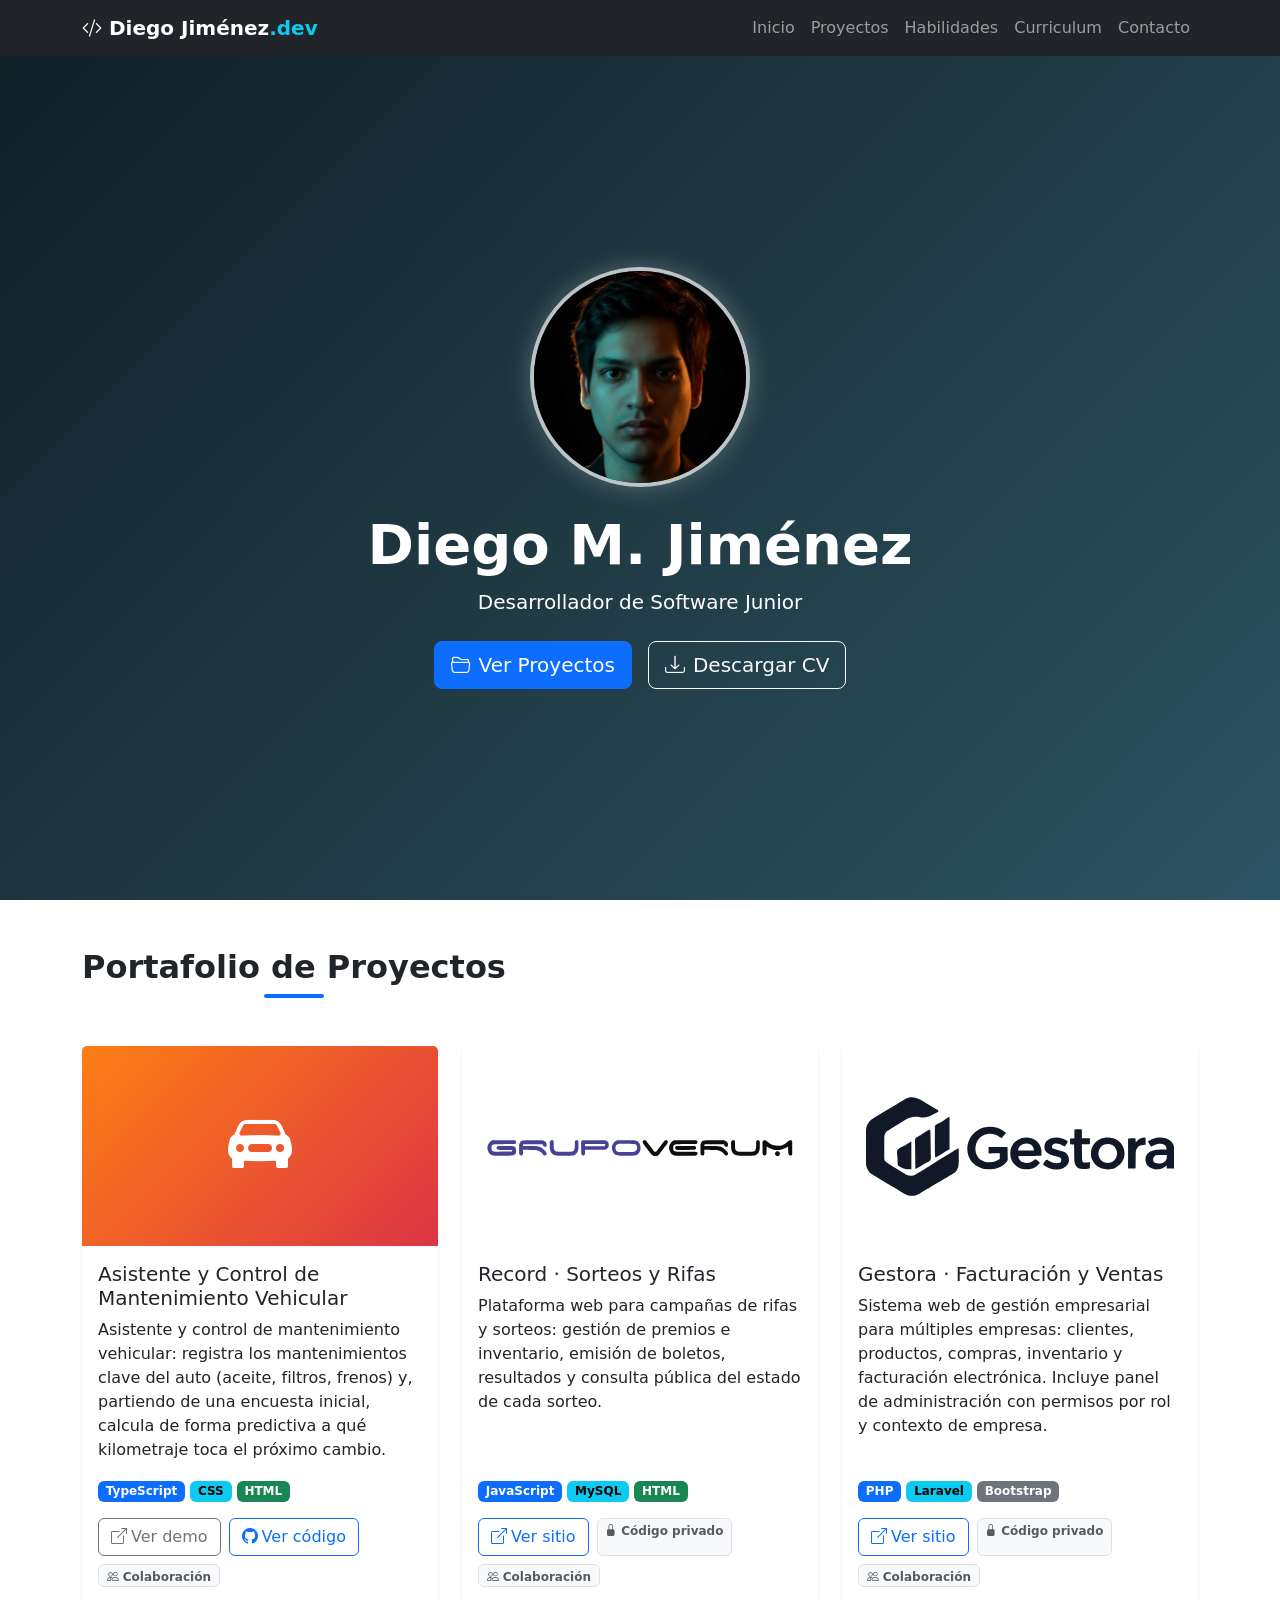
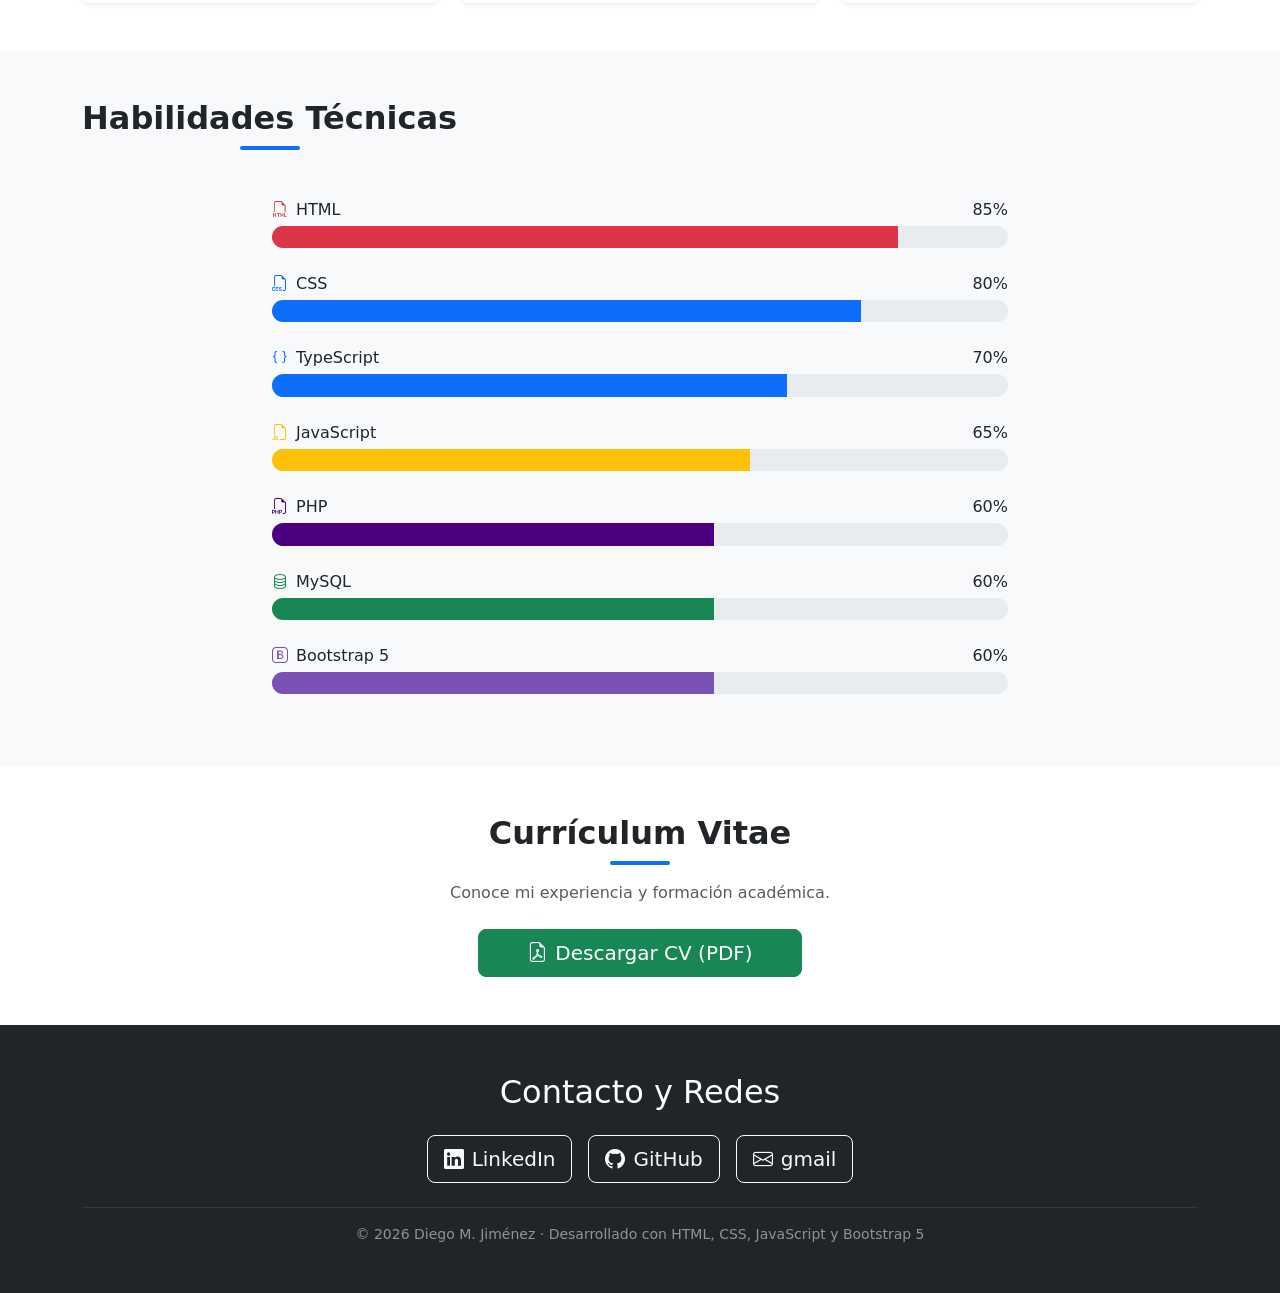
<file: index.html>
<!DOCTYPE html>
<html lang="es">
<head>
    <meta charset="UTF-8">
    <meta name="viewport" content="width=device-width, initial-scale=1.0">
    <meta name="description" content="Portafolio profesional de Diego M. Jiménez - Desarrollador de Software Junior. Proyectos, habilidades y contacto.">
    <title>Diego M. Jiménez | Portafolio Profesional</title>

    <!-- ===================== Bootstrap 5 (CSS) ===================== -->
    <link href="https://cdn.jsdelivr.net/npm/bootstrap@5.3.3/dist/css/bootstrap.min.css" rel="stylesheet">
    <!-- ===================== Bootstrap Icons ===================== -->
    <link href="https://cdn.jsdelivr.net/npm/bootstrap-icons@1.11.3/font/bootstrap-icons.min.css" rel="stylesheet">
    <!-- ===================== Hoja de estilos personalizada ===================== -->
    <link href="css/styles.css" rel="stylesheet">
</head>

<body>

    <!-- ============================================================
         BARRA DE NAVEGACIÓN (responsive con toggler)
    ============================================================ -->
    <nav class="navbar navbar-expand-lg navbar-dark bg-dark fixed-top">
        <div class="container">
            <a class="navbar-brand fw-bold" href="#inicio">
                <i class="bi bi-code-slash"></i> Diego Jiménez<span class="text-info">.dev</span>
            </a>

            <button class="navbar-toggler" type="button" data-bs-toggle="collapse"
                    data-bs-target="#menuPrincipal" aria-controls="menuPrincipal"
                    aria-expanded="false" aria-label="Abrir menú de navegación">
                <span class="navbar-toggler-icon"></span>
            </button>

            <div class="collapse navbar-collapse" id="menuPrincipal">
                <ul class="navbar-nav ms-auto mb-2 mb-lg-0">
                    <li class="nav-item"><a class="nav-link" href="#inicio">Inicio</a></li>
                    <li class="nav-item"><a class="nav-link" href="#proyectos">Proyectos</a></li>
                    <li class="nav-item"><a class="nav-link" href="#habilidades">Habilidades</a></li>
                    <li class="nav-item"><a class="nav-link" href="#cv">Curriculum</a></li>
                    <li class="nav-item"><a class="nav-link" href="#contacto">Contacto</a></li>
                </ul>
            </div>
        </div>
    </nav>

    <!-- ============================================================
         1) HERO SECTION (Presentación)
         Centrado con Flexbox: d-flex + align-items-center
    ============================================================ -->
    <header id="inicio" class="hero d-flex align-items-center justify-content-center text-center">
        <div class="container">
            <!-- Foto profesional circular (rounded-circle) -->
            <img src="assets/img/foto-perfil.jpg" alt="Foto profesional de Diego M. Jiménez"
                 class="rounded-circle img-fluid hero-foto mb-4" width="900" height="900">

            <!-- Nombre -->
            <h1 class="display-4 fw-bold mb-2">Diego M. Jiménez</h1>

            <!-- Perfil / título profesional -->
            <p class="lead mb-4">Desarrollador de Software Junior</p>

            <!-- Botones de llamado a la acción -->
            <div class="d-flex flex-wrap justify-content-center gap-3">
                <a href="#proyectos" class="btn btn-primary btn-lg">
                    <i class="bi bi-folder2-open me-2"></i>Ver Proyectos
                </a>
                <a href="assets/cv/CV.pdf" target="_blank" class="btn btn-outline-light btn-lg">
                    <i class="bi bi-download me-2"></i>Descargar CV
                </a>
            </div>
        </div>
    </header>

    <!-- ============================================================
         2) PORTAFOLIO DE PROYECTOS
         Grillas (row) + Cards. Celular: col-12 (1 por fila)
         Escritorio: col-md-4 (3 por fila)
    ============================================================ -->
    <section id="proyectos" class="py-5">
        <div class="container">
            <h2 class="text-center section-title mb-5">Portafolio de Proyectos</h2>

            <div class="row g-4">
                <!-- Proyecto 1 - Asistente vehicular (código público) -->
                <div class="col-12 col-md-4">
                    <div class="card h-100 shadow-sm">
                        <div class="card-img-top proyecto-portada bg-gradient-tertiary d-flex align-items-center justify-content-center">
                            <i class="bi bi-car-front-fill display-3 text-white"></i>
                        </div>
                        <div class="card-body d-flex flex-column">
                            <h5 class="card-title">Asistente y Control de Mantenimiento Vehicular</h5>
                            <p class="card-text flex-grow-1">
                                Asistente y control de mantenimiento vehicular: registra los
                                mantenimientos clave del auto (aceite, filtros, frenos) y,
                                partiendo de una encuesta inicial, calcula de forma
                                predictiva a qué kilometraje toca el próximo cambio.
                            </p>
                            <div class="mb-3">
                                <span class="badge text-bg-primary">TypeScript</span>
                                <span class="badge text-bg-info">CSS</span>
                                <span class="badge text-bg-success">HTML</span>
                            </div>
                            <div class="d-flex flex-wrap gap-2 mt-auto">
                                <a href="https://auto-asistente-fw-3-p-five.vercel.app"
                                   class="btn btn-outline-secondary" target="_blank" rel="noopener">
                                    <i class="bi bi-box-arrow-up-right me-1"></i>Ver demo
                                </a>
                                <a href="https://github.com/Soy-teeven/autoAsistente_FW3P"
                                   class="btn btn-outline-primary" target="_blank" rel="noopener">
                                    <i class="bi bi-github me-1"></i>Ver código
                                </a>
                                <span class="badge text-bg-light border text-muted">
                                    <i class="bi bi-people me-1"></i>Colaboración
                                </span>
                            </div>
                        </div>
                    </div>
                </div>

                <!-- Proyecto 2 - Record (código privado) -->
                <div class="col-12 col-md-4">
                    <div class="card h-100 shadow-sm">
                        <div class="proyecto-portada proyecto-logo d-flex align-items-center justify-content-center">
                            <img src="assets/img/logo-grupoverum.svg" alt="Logotipo de Grupo Verum, aplicación Record"
                                 class="logo-app">
                        </div>
                        <div class="card-body d-flex flex-column">
                            <h5 class="card-title">Record · Sorteos y Rifas</h5>
                            <p class="card-text flex-grow-1">
                                Plataforma web para campañas de rifas y sorteos: gestión de
                                premios e inventario, emisión de boletos, resultados y
                                consulta pública del estado de cada sorteo.
                            </p>
                            <div class="mb-3">
                                <span class="badge text-bg-primary">JavaScript</span>
                                <span class="badge text-bg-info">MySQL</span>
                                <span class="badge text-bg-success">HTML</span>
                            </div>
                            <div class="d-flex flex-wrap gap-2 mt-auto">
                                <a href="https://grupoverum.ec/"
                                   class="btn btn-outline-primary" target="_blank" rel="noopener">
                                    <i class="bi bi-box-arrow-up-right me-1"></i>Ver sitio
                                </a>
                                <span class="badge text-bg-light border text-muted">
                                    <i class="bi bi-lock-fill me-1"></i>Código privado
                                </span>
                                <span class="badge text-bg-light border text-muted">
                                    <i class="bi bi-people me-1"></i>Colaboración
                                </span>
                            </div>
                        </div>
                    </div>
                </div>

                <!-- Proyecto 3 - Gestora (código privado) -->
                <div class="col-12 col-md-4">
                    <div class="card h-100 shadow-sm">
                        <div class="proyecto-portada proyecto-logo d-flex align-items-center justify-content-center">
                            <img src="assets/img/logo-gestora.svg" alt="Logotipo de Gestora"
                                 class="logo-app">
                        </div>
                        <div class="card-body d-flex flex-column">
                            <h5 class="card-title">Gestora · Facturación y Ventas</h5>
                            <p class="card-text flex-grow-1">
                                Sistema web de gestión empresarial para múltiples
                                empresas: clientes, productos, compras, inventario y
                                facturación electrónica. Incluye panel de administración
                                con permisos por rol y contexto de empresa.
                            </p>
                            <div class="mb-3">
                                <span class="badge text-bg-primary">PHP</span>
                                <span class="badge text-bg-info">Laravel</span>
                                <span class="badge text-bg-secondary">Bootstrap</span>
                            </div>
                            <div class="d-flex flex-wrap gap-2 mt-auto">
                                <a href="https://gestora.athiscore.com/"
                                   class="btn btn-outline-primary" target="_blank" rel="noopener">
                                    <i class="bi bi-box-arrow-up-right me-1"></i>Ver sitio
                                </a>
                                <span class="badge text-bg-light border text-muted">
                                    <i class="bi bi-lock-fill me-1"></i>Código privado
                                </span>
                                <span class="badge text-bg-light border text-muted">
                                    <i class="bi bi-people me-1"></i>Colaboración
                                </span>
                            </div>
                        </div>
                    </div>
                </div>
            </div>
        </div>
    </section>

    <!-- ============================================================
         3) HABILIDADES TÉCNICAS (Skills)
         Barras de progreso (Progress) de Bootstrap
    ============================================================ -->
    <section id="habilidades" class="py-5 bg-light">
        <div class="container">
            <h2 class="text-center section-title mb-5">Habilidades Técnicas</h2>

            <div class="row justify-content-center">
                <div class="col-12 col-lg-8">
                    <div class="habilidad">
                        <div class="d-flex justify-content-between mb-1">
                            <span><i class="bi bi-filetype-html text-danger me-2"></i>HTML</span>
                            <span>85%</span>
                        </div>
                        <div class="progress" role="progressbar" aria-label="Nivel de HTML" aria-valuenow="85" aria-valuemin="0" aria-valuemax="100">
                            <div class="progress-bar bg-danger" style="width: 85%"></div>
                        </div>
                    </div>

                    <div class="habilidad">
                        <div class="d-flex justify-content-between mb-1">
                            <span><i class="bi bi-filetype-css text-primary me-2"></i>CSS</span>
                            <span>80%</span>
                        </div>
                        <div class="progress" role="progressbar" aria-label="Nivel de CSS" aria-valuenow="80" aria-valuemin="0" aria-valuemax="100">
                            <div class="progress-bar bg-primary" style="width: 80%"></div>
                        </div>
                    </div>

                    <div class="habilidad">
                        <div class="d-flex justify-content-between mb-1">
                            <span><i class="bi bi-braces text-primary me-2"></i>TypeScript</span>
                            <span>70%</span>
                        </div>
                        <div class="progress" role="progressbar" aria-label="Nivel de TypeScript" aria-valuenow="70" aria-valuemin="0" aria-valuemax="100">
                            <div class="progress-bar bg-primary" style="width: 70%"></div>
                        </div>
                    </div>

                    <div class="habilidad">
                        <div class="d-flex justify-content-between mb-1">
                            <span><i class="bi bi-filetype-js text-warning me-2"></i>JavaScript</span>
                            <span>65%</span>
                        </div>
                        <div class="progress" role="progressbar" aria-label="Nivel de JavaScript" aria-valuenow="65" aria-valuemin="0" aria-valuemax="100">
                            <div class="progress-bar bg-warning" style="width: 65%"></div>
                        </div>
                    </div>

                    <div class="habilidad">
                        <div class="d-flex justify-content-between mb-1">
                            <span><i class="bi bi-filetype-php text-indigo me-2"></i>PHP</span>
                            <span>60%</span>
                        </div>
                        <div class="progress" role="progressbar" aria-label="Nivel de PHP" aria-valuenow="60" aria-valuemin="0" aria-valuemax="100">
                            <div class="progress-bar bg-indigo" style="width: 60%"></div>
                        </div>
                    </div>

                    <div class="habilidad">
                        <div class="d-flex justify-content-between mb-1">
                            <span><i class="bi bi-database text-success me-2"></i>MySQL</span>
                            <span>60%</span>
                        </div>
                        <div class="progress" role="progressbar" aria-label="Nivel de MySQL" aria-valuenow="60" aria-valuemin="0" aria-valuemax="100">
                            <div class="progress-bar bg-success" style="width: 60%"></div>
                        </div>
                    </div>

                    <div class="habilidad">
                        <div class="d-flex justify-content-between mb-1">
                            <span><i class="bi bi-bootstrap text-purple me-2"></i>Bootstrap 5</span>
                            <span>60%</span>
                        </div>
                        <div class="progress" role="progressbar" aria-label="Nivel de Bootstrap" aria-valuenow="60" aria-valuemin="0" aria-valuemax="100">
                            <div class="progress-bar bg-purple" style="width: 60%"></div>
                        </div>
                    </div>
                </div>
            </div>
        </div>
    </section>

    <!-- ============================================================
         4) DESCARGA DE CV
         Botón destacado que abre/descarga el PDF
    ============================================================ -->
    <section id="cv" class="py-5 text-center">
        <div class="container">
            <h2 class="section-title mb-3">Currículum Vitae</h2>
            <p class="text-muted mb-4">Conoce mi experiencia y formación académica.</p>
            <a href="assets/cv/CV.pdf" class="btn btn-success btn-lg px-5" target="_blank" download>
                <i class="bi bi-file-earmark-pdf me-2"></i>Descargar CV (PDF)
            </a>
        </div>
    </section>

    <!-- ============================================================
         5) CONTACTO Y REDES (pie de página)
         Iconos a LinkedIn, GitHub y correo
    ============================================================ -->
    <footer id="contacto" class="py-5 bg-dark text-white text-center">
        <div class="container">
            <h2 class="mb-4">Contacto y Redes</h2>

            <div class="d-flex flex-wrap justify-content-center gap-3 mb-4">
                <a href="https://www.linkedin.com/in/diego-jimenez-906514364" target="_blank"
                   class="btn btn-outline-light btn-lg" aria-label="LinkedIn">
                    <i class="bi bi-linkedin me-2"></i>LinkedIn
                </a>
                <a href="https://github.com/TMDiego" target="_blank"
                   class="btn btn-outline-light btn-lg" aria-label="GitHub">
                    <i class="bi bi-github me-2"></i>GitHub
                </a>
                <a href="mailto:dmjch03@gmail.com" class="btn btn-outline-light btn-lg" aria-label="Correo electrónico">
                    <i class="bi bi-envelope me-2"></i>gmail
                </a>
            </div>

            <hr class="border-secondary">

            <p class="small text-white-50 mb-0">
                © <span id="anio"></span> Diego M. Jiménez · Desarrollado con HTML, CSS, JavaScript y Bootstrap 5
            </p>
        </div>
    </footer>

    <!-- ===================== Bootstrap 5 (JS Bundle) ===================== -->
    <script src="https://cdn.jsdelivr.net/npm/bootstrap@5.3.3/dist/js/bootstrap.bundle.min.js"></script>
    <!-- ===================== Script personalizado ===================== -->
    <script src="js/script.js"></script>
</body>
</html>
</file>
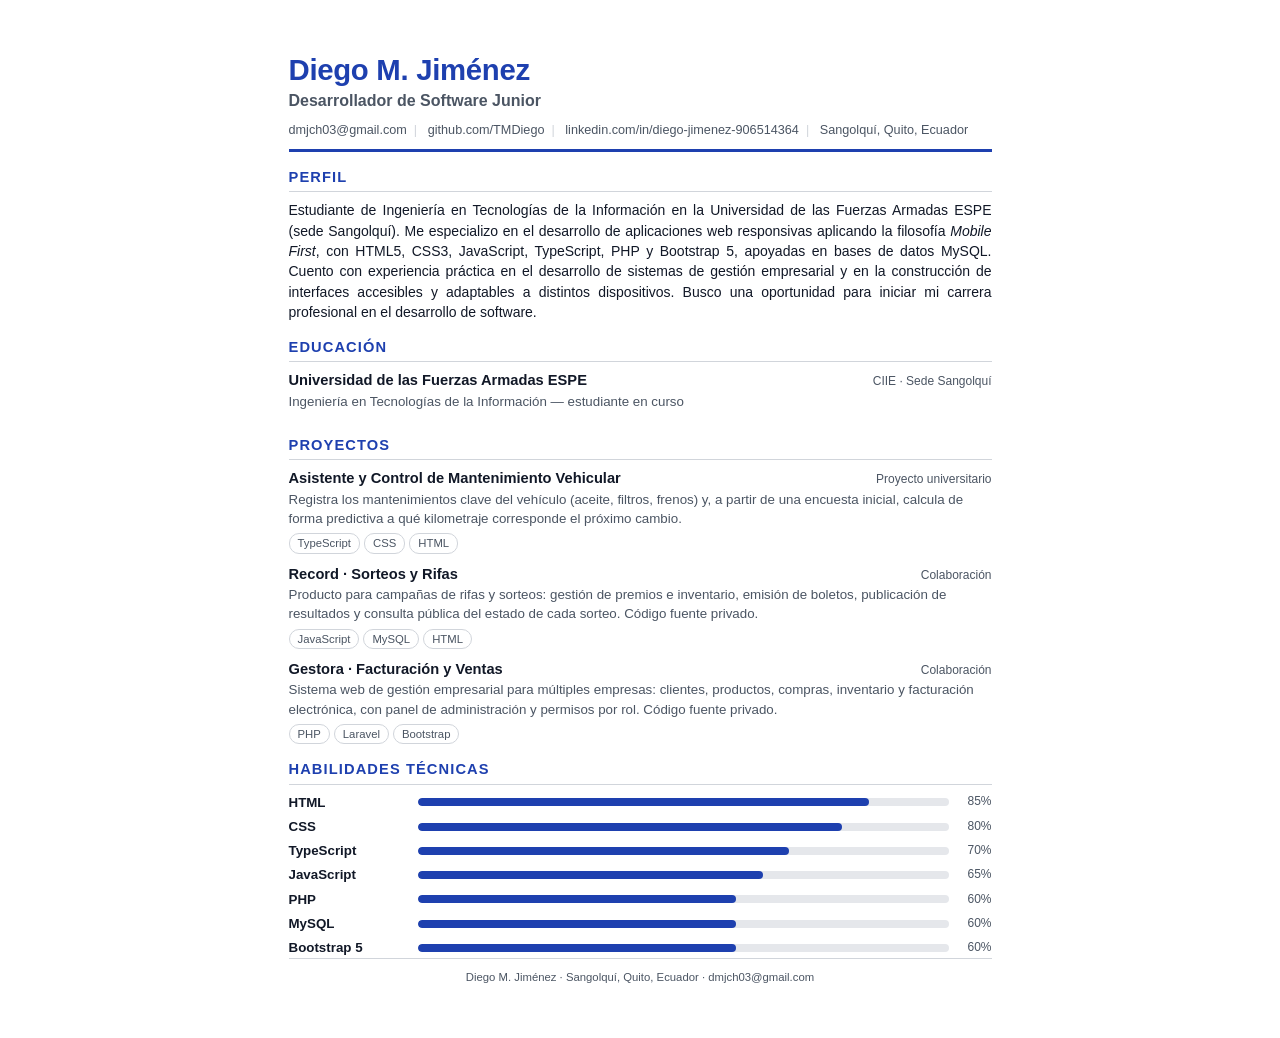
<file: assets/cv/cv.html>
<!DOCTYPE html>
<html lang="es">
<head>
<meta charset="UTF-8">
<title>Diego M. Jiménez — Currículum Vitae</title>
<link rel="stylesheet" href="cv.css">
</head>
<body>
<div class="hoja">

    <header>
        <h1>Diego M. Jiménez</h1>
        <div class="cargo">Desarrollador de Software Junior</div>
        <div class="contacto">
            <span>dmjch03@gmail.com</span><span class="sep">|</span>
            <span>github.com/TMDiego</span><span class="sep">|</span>
            <span>linkedin.com/in/diego-jimenez-906514364</span><span class="sep">|</span>
            <span>Sangolquí, Quito, Ecuador</span>
        </div>
    </header>

    <!-- ============ PERFIL ============ -->
    <section>
        <h2>Perfil</h2>
        <p class="perfil">
            Estudiante de Ingeniería en Tecnologías de la Información en la Universidad de las
            Fuerzas Armadas ESPE (sede Sangolquí). Me especializo en el desarrollo de
            aplicaciones web responsivas aplicando la filosofía <em>Mobile First</em>, con HTML5,
            CSS3, JavaScript, TypeScript, PHP y Bootstrap 5, apoyadas en bases de datos MySQL.
            Cuento con experiencia práctica en el desarrollo de sistemas de gestión empresarial
            y en la construcción de interfaces accesibles y adaptables a distintos dispositivos.
            Busco una oportunidad para iniciar mi carrera profesional en el desarrollo de software.
        </p>
    </section>

    <!-- ============ EDUCACIÓN ============ -->
    <section>
        <h2>Educación</h2>
        <div class="fila-item">
            <div class="item-cabecera">
                <span class="item-titulo">Universidad de las Fuerzas Armadas ESPE</span>
                <span class="item-fecha">CIIE · Sede Sangolquí</span>
            </div>
            <div class="item-sub">Ingeniería en Tecnologías de la Información — estudiante en curso</div>
        </div>
    </section>

    <!-- ============ PROYECTOS ============ -->
    <section>
        <h2>Proyectos</h2>

        <div class="proyecto">
            <div class="item-cabecera">
                <span class="item-titulo">Asistente y Control de Mantenimiento Vehicular</span>
                <span class="item-fecha">Proyecto universitario</span>
            </div>
            <div class="item-sub">
                Registra los mantenimientos clave del vehículo (aceite, filtros, frenos) y, a partir
                de una encuesta inicial, calcula de forma predictiva a qué kilometraje corresponde
                el próximo cambio.
            </div>
            <div class="chips">
                <span class="chip">TypeScript</span><span class="chip">CSS</span><span class="chip">HTML</span>
            </div>
        </div>

        <div class="proyecto">
            <div class="item-cabecera">
                <span class="item-titulo">Record · Sorteos y Rifas</span>
                <span class="item-fecha">Colaboración</span>
            </div>
            <div class="item-sub">
                Producto para campañas de rifas y sorteos: gestión de premios e inventario,
                emisión de boletos, publicación de resultados y consulta pública del estado de
                cada sorteo. Código fuente privado.
            </div>
            <div class="chips">
                <span class="chip">JavaScript</span><span class="chip">MySQL</span><span class="chip">HTML</span>
            </div>
        </div>

        <div class="proyecto">
            <div class="item-cabecera">
                <span class="item-titulo">Gestora · Facturación y Ventas</span>
                <span class="item-fecha">Colaboración</span>
            </div>
            <div class="item-sub">
                Sistema web de gestión empresarial para múltiples empresas: clientes, productos,
                compras, inventario y facturación electrónica, con panel de administración y
                permisos por rol. Código fuente privado.
            </div>
            <div class="chips">
                <span class="chip">PHP</span><span class="chip">Laravel</span><span class="chip">Bootstrap</span>
            </div>
        </div>
    </section>

    <!-- ============ HABILIDADES ============ -->
    <section>
        <h2>Habilidades Técnicas</h2>
        <div class="habilidades">
            <div class="hab"><span class="hab-nombre">HTML</span><span class="hab-barra"><span class="hab-fill" style="width:85%"></span></span><span class="hab-valor">85%</span></div>
            <div class="hab"><span class="hab-nombre">CSS</span><span class="hab-barra"><span class="hab-fill" style="width:80%"></span></span><span class="hab-valor">80%</span></div>
            <div class="hab"><span class="hab-nombre">TypeScript</span><span class="hab-barra"><span class="hab-fill" style="width:70%"></span></span><span class="hab-valor">70%</span></div>
            <div class="hab"><span class="hab-nombre">JavaScript</span><span class="hab-barra"><span class="hab-fill" style="width:65%"></span></span><span class="hab-valor">65%</span></div>
            <div class="hab"><span class="hab-nombre">PHP</span><span class="hab-barra"><span class="hab-fill" style="width:60%"></span></span><span class="hab-valor">60%</span></div>
            <div class="hab"><span class="hab-nombre">MySQL</span><span class="hab-barra"><span class="hab-fill" style="width:60%"></span></span><span class="hab-valor">60%</span></div>
            <div class="hab"><span class="hab-nombre">Bootstrap 5</span><span class="hab-barra"><span class="hab-fill" style="width:60%"></span></span><span class="hab-valor">60%</span></div>
        </div>
    </section>

    <footer>
        Diego M. Jiménez · Sangolquí, Quito, Ecuador · dmjch03@gmail.com
    </footer>

</div>
</body>
</html>
</file>
<file: css/styles.css>
/* ---------- Variables de color personalizadas ---------- */
:root {
    --color-indigo: #4B0082;
    --color-purple: #7952B3;
    --hero-min-height: 100vh;
}

/* ---------- Base ---------- */
html {
    scroll-behavior: smooth;           /* desplazamiento suave al usar el menú */
}

body {
    font-family: system-ui, -apple-system, "Segoe UI", Roboto, "Helvetica Neue", Arial, sans-serif;
    /* Compensa la altura de la barra de navegación fija */
    padding-top: 56px;
}

/* ---------- HERO SECTION ----------
   Se centra con las utilidades de Flexbox de Bootstrap
   (d-flex align-items-center justify-content-center) en el HTML.
   Aquí solo se define el fondo y la altura mínima. */
.hero {
    /* 100vh menos la altura del navbar fixed-top (56px) y su padding,
       para que el hero no se desborde fuera de la primera pantalla */
    min-height: calc(var(--hero-min-height) - 56px);
    background: linear-gradient(135deg, #0f2027 0%, #203a43 50%, #2c5364 100%);
    color: #fff;
    padding: 4rem 0;
}

.hero-foto {
    border: 4px solid rgba(255, 255, 255, 0.7);
    box-shadow: 0 0 25px rgba(255, 255, 255, 0.25);
    object-fit: cover;
}

/* ---------- Títulos de sección ---------- */
.section-title {
    position: relative;
    display: inline-block;
    font-weight: 700;
}

.section-title::after {
    content: "";
    display: block;
    width: 60px;
    height: 4px;
    margin: 0.5rem auto 0;
    background: #0d6efd;
    border-radius: 2px;
}

/* ---------- Portadas de proyectos (placeholders) ---------- */
.proyecto-portada {
    height: 180px;
    transition: transform 0.3s ease;
}

.card:hover .proyecto-portada {
    transform: scale(1.02);
}

/* Degradado de la tarjeta con icono */
.bg-gradient-tertiary {
    background: linear-gradient(135deg, #fd7e14, #dc3545);
}

/* Portada con logotipo: los SVG son oscuros, necesitan fondo claro */
.proyecto-logo {
    background: #ffffff;
    padding: 1.5rem;
}

.logo-app {
    max-width: 100%;
    max-height: 120px;
    width: auto;
    height: auto;
    object-fit: contain;
}

/* ---------- Tarjetas de proyectos ---------- */
.card {
    border: none;
    transition: transform 0.25s ease, box-shadow 0.25s ease;
}

.card:hover {
    transform: translateY(-6px);
    box-shadow: 0 .75rem 1.5rem rgba(0, 0, 0, .15) !important;
}

/* ---------- Barras de progreso (Skills) ---------- */
.habilidad {
    margin-bottom: 1.5rem;
}

.progress {
    height: 1.4rem;
    border-radius: 50rem;
}

.progress-bar {
    transition: width 1.2s ease;
}

/* Colores personalizados para badges/barras */
.text-indigo { color: var(--color-indigo); }
.text-purple { color: var(--color-purple); }
.bg-indigo   { background-color: var(--color-indigo); }
.bg-purple   { background-color: var(--color-purple); }

/* ---------- Media queries (Mobile First) ---------- */

/* Tablets y superiores */
@media (min-width: 768px) {
    .hero-foto {
        width: 220px;
        height: 220px;
    }
}

/* Escritorio */
@media (min-width: 992px) {
    .proyecto-portada {
        height: 200px;
    }
}
</file>
<file: assets/cv/cv.css>
/* ====================================================================
   cv.css — Estilos del Currículum Vitae
   Se enlaza desde cv.html y se convierte a PDF con generar-cv.ps1.
   IMPORTANTE: estas reglas están pensadas para IMPRESIÓN, por eso
   usan unidades fisicas (mm, pt) en lugar de px.
   ==================================================================== */
/* ============================================================
       Hoja de estilos del CV. Se convierte a PDF con Edge headless:
       msedge --headless --print-to-pdf=CV.pdf cv.html
       Para regenerarlo tras editar este archivo, ver README.md
    ============================================================ */
    @page { size: Letter; margin: 0; }

    :root {
        --azul: #1e40af;
        --gris: #4b5563;
        --linea: #d1d5db;
    }

    * { margin: 0; padding: 0; box-sizing: border-box; }

    body {
        font-family: "Segoe UI", Arial, Helvetica, sans-serif;
        font-size: 10.5pt;
        line-height: 1.45;
        color: #111827;
        -webkit-print-color-adjust: exact;
        print-color-adjust: exact;
    }

    .hoja {
        width: 216mm;          /* Letter: 8.5in = 215.9mm */
        margin: 0 auto;
        padding: 14mm 15mm;
        display: flex;
        flex-direction: column;
    }

    /* ---------- Encabezado ---------- */
    header { border-bottom: 3px solid var(--azul); padding-bottom: 10px; }

    h1 {
        font-size: 22pt;
        color: var(--azul);
        letter-spacing: -0.3px;
        line-height: 1.15;
    }

    .cargo {
        font-size: 12pt;
        color: var(--gris);
        font-weight: 600;
        margin-top: 2px;
    }

    /* ---------- Datos de contacto ---------- */
    .contacto {
        margin-top: 9px;
        font-size: 9.5pt;
        color: var(--gris);
    }
    .contacto span { white-space: nowrap; }
    .contacto .sep { color: var(--linea); margin: 0 7px; }

    /* ---------- Secciones ---------- */
    section { margin-top: 15px; break-inside: avoid; }

    h2 {
        font-size: 11pt;
        color: var(--azul);
        text-transform: uppercase;
        letter-spacing: 1.1px;
        border-bottom: 1px solid var(--linea);
        padding-bottom: 3px;
        margin-bottom: 8px;
    }

    /* ---------- Perfil ---------- */
    .perfil { text-align: justify; }

    /* ---------- Educación ---------- */
    .fila-item { margin-bottom: 9px; }

    .item-cabecera {
        display: flex;
        justify-content: space-between;
        align-items: baseline;
        gap: 12px;
    }

    .item-titulo { font-weight: 700; font-size: 11pt; }
    .item-fecha { font-size: 9pt; color: var(--gris); white-space: nowrap; }

    .item-sub { font-size: 10pt; color: var(--gris); }
    .item-lista { margin: 4px 0 0 16px; font-size: 10pt; }
    .item-lista li { margin-bottom: 2px; }

    /* ---------- Proyectos ---------- */
    .proyecto { margin-bottom: 10px; }
    .proyecto:last-child { margin-bottom: 0; }

    .chips { margin-top: 4px; }
    .chip {
        display: inline-block;
        border: 1px solid var(--linea);
        border-radius: 10px;
        padding: 1px 8px;
        font-size: 8.5pt;
        color: var(--gris);
        margin-right: 4px;
    }

    /* ---------- Habilidades ---------- */
    .habilidades { display: flex; flex-direction: column; gap: 5px; }

    .hab { display: grid; grid-template-columns: 120px 1fr 34px; align-items: center; gap: 9px; }
    .hab-nombre { font-size: 10pt; font-weight: 600; }
    /* display:block es obligatorio: en <span> (inline) width/height se ignoran */
    .hab-barra {
        display: block;
        height: 8px;
        background: #e5e7eb;
        border-radius: 5px;
        overflow: hidden;
    }
    .hab-fill { display: block; height: 100%; background: var(--azul); border-radius: 5px; }
    .hab-valor { font-size: 9pt; color: var(--gris); text-align: right; }

    /* ---------- Pie ---------- */
    footer {
        margin-top: auto;
        padding-top: 10px;
        border-top: 1px solid var(--linea);
        font-size: 8.5pt;
        color: var(--gris);
        text-align: center;
    }

    /* Evita que se genere una segunda página en blanco por un residuo
       de redondeo al medir el alto en milímetros. */
    @media print {
        html, body { height: auto; }
        .hoja { page-break-after: avoid; }
    }
</file>
